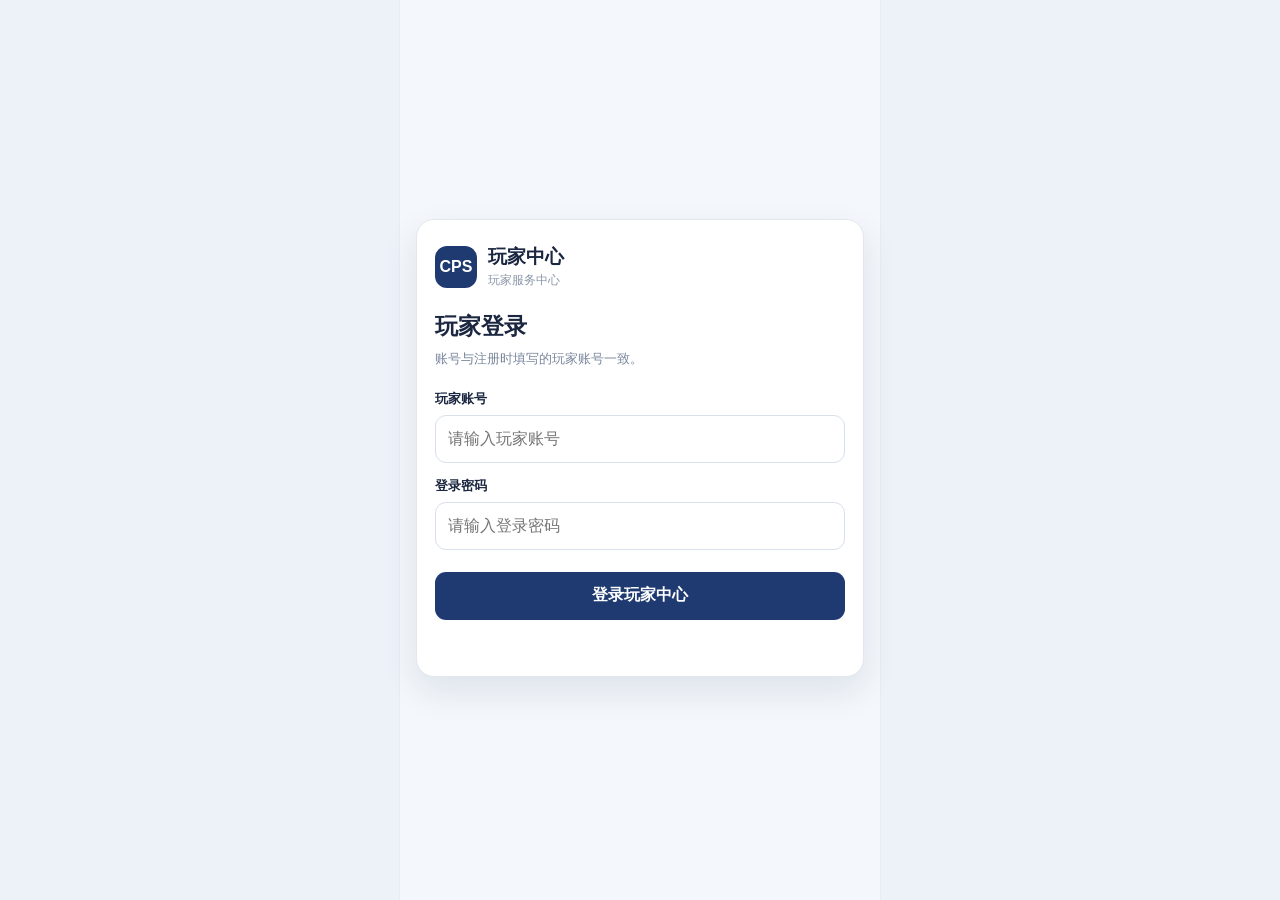
<file: cps-agent-system/backend/app/static/player_center.html>
<!doctype html>
<html lang="zh-CN">
<head>
  <meta charset="utf-8">
  <meta name="viewport" content="width=device-width,initial-scale=1,viewport-fit=cover">
  <title>玩家中心 · CPS</title>
  <style>
    *{box-sizing:border-box;-webkit-tap-highlight-color:transparent}html,body{margin:0;min-height:100%;font-family:Inter,"PingFang SC","Microsoft YaHei",sans-serif;color:#1b2740;background:#edf2f8}body{display:flex;justify-content:center}button,input,select{font:inherit}.hidden{display:none!important}.shell{width:100%;max-width:480px;min-height:100vh;background:#f4f7fb;box-shadow:0 0 0 1px rgba(31,50,82,.03)}
    .login-wrap{min-height:100vh;display:flex;align-items:center;padding:20px 16px calc(24px + env(safe-area-inset-bottom))}.login-card{width:100%;background:#fff;border:1px solid #e2e7ef;border-radius:18px;box-shadow:0 14px 34px rgba(34,52,84,.10);padding:24px 18px}.brand{display:flex;align-items:center;gap:11px;margin-bottom:22px}.logo{width:42px;height:42px;border-radius:12px;background:#1e3a70;color:#fff;display:grid;place-items:center;font-weight:800;flex:0 0 auto}.brand strong{font-size:19px}.brand small{display:block;color:#8a96aa;margin-top:2px;font-size:12px}.notice{padding:11px 12px;border-radius:10px;background:#edf7f2;color:#167a57;border:1px solid #cfeadf;font-size:13px;margin-bottom:16px}h1{font-size:23px;margin:0 0 7px}.sub{margin:0 0 20px;color:#7a879c;font-size:13px;line-height:1.55}label{display:block;font-size:13px;font-weight:700;margin:14px 0 7px}input,select{font-size:16px}input{width:100%;height:48px;border:1px solid #d8e0ec;border-radius:11px;padding:0 12px;outline:none;background:#fff}input:focus,select:focus{border-color:#5c86e8;box-shadow:0 0 0 3px rgba(92,134,232,.12)}.primary{border:0;background:#1e3a70;color:#fff;border-radius:11px;height:48px;font-weight:700;cursor:pointer}.login-card .primary{width:100%;margin-top:22px}.primary:disabled,.buy-btn:disabled{opacity:.55;cursor:not-allowed}.msg{min-height:20px;margin-top:12px;font-size:13px;color:#c43c4c}.msg.success{color:#16845b;font-weight:700}
    .center{width:100%;padding:14px 12px calc(24px + env(safe-area-inset-bottom))}.topbar{display:flex;align-items:center;justify-content:space-between;gap:10px;margin-bottom:12px}.topbar-brand{display:flex;align-items:center;gap:9px;min-width:0}.topbar-brand .logo{width:38px;height:38px;border-radius:11px}.topbar-brand>div:last-child{min-width:0}.topbar h2{font-size:18px;margin:0}.topbar p{margin:2px 0 0;color:#8995a8;font-size:10px;white-space:nowrap;overflow:hidden;text-overflow:ellipsis;max-width:210px}.top-actions{display:flex;gap:6px;flex:0 0 auto}.ghost{min-width:52px;height:38px;padding:0 9px;border-radius:9px;border:1px solid #dce3ed;background:#fff;color:#4f5d73;cursor:pointer;font-size:12px}
    .overview{display:block;margin-bottom:10px}.stat{min-width:0;background:#fff;border:1px solid #e1e7ef;border-radius:12px;padding:12px}.stat.account-balance{display:grid;grid-template-columns:minmax(0,1fr) auto;align-items:center;gap:14px}.account-block,.balance-block{min-width:0}.balance-block{text-align:right}.stat span{display:block;color:#8792a5;font-size:11px;margin-bottom:5px}.stat strong{display:block;font-size:16px;overflow:hidden;text-overflow:ellipsis;white-space:nowrap}.account-block strong{font-size:17px}.balance-block strong{font-size:24px;color:#c77711}
    .tabs{display:grid;grid-template-columns:repeat(5,minmax(0,1fr));gap:4px;margin:0 0 10px;position:sticky;top:0;z-index:8;padding:6px 0;background:#f4f7fb}.tab{min-width:0;border:1px solid #dce3ed;background:#fff;color:#59667a;height:44px;padding:0 2px;border-radius:10px;cursor:pointer;font-size:11px;font-weight:700;line-height:1.15}.tab.active{background:#1e3a70;color:#fff;border-color:#1e3a70}
    .panel{background:#fff;border:1px solid #e1e7ef;border-radius:14px;padding:14px 12px}.feature-panel{min-height:260px}.panel-head{display:flex;flex-direction:column;gap:10px;margin-bottom:13px}.panel-head h3{margin:0 0 3px;font-size:17px}.panel-head p{margin:0;color:#8a96a8;font-size:12px;line-height:1.55}.character-picker{width:100%;min-width:0}.character-picker label{margin:0 0 6px}.character-picker select,.gift-select{width:100%;height:46px;border:1px solid #d8e0ec;border-radius:10px;background:#fff;padding:0 10px;color:#26344e;outline:none}.mall-purchase{width:100%;max-width:none}.gift-select-wrap{margin-bottom:12px}.gift-select-wrap label{margin:0 0 7px}.gift-detail{border:1px solid #e1e7ef;border-radius:13px;padding:14px 12px;background:#fbfcfe}.gift-content{margin-bottom:12px}.gift-content-label{font-size:12px;font-weight:700;color:#5f6e84;margin-bottom:8px}.gift-items{display:grid;gap:8px}.gift-item{display:grid;grid-template-columns:minmax(0,1fr) auto;align-items:center;gap:10px;min-height:42px;padding:9px 10px;border:1px solid #e5eaf1;border-radius:10px;background:#fff}.gift-item-name{min-width:0;font-size:13px;color:#31405a;word-break:break-word}.gift-item-qty{font-size:13px;font-weight:800;color:#253a61;white-space:nowrap}.gift-item-raw{font-size:13px;color:#66758c;line-height:1.65;word-break:break-word}.buy-area{width:100%}.buy-btn{width:100%;min-height:48px;border:0;border-radius:11px;background:#1e3a70;color:#fff;padding:10px 14px;font-weight:800;cursor:pointer;font-size:14px;line-height:1.25}.empty{padding:34px 12px;text-align:center;color:#94a0b1;font-size:13px}
    .feature-placeholder{display:flex;flex-direction:column;gap:7px;width:100%;border:1px dashed #d7dfeb;background:#fafbfd;border-radius:12px;padding:18px 14px;color:#617087}.feature-placeholder strong{font-size:15px;color:#26344e}.feature-placeholder span{font-size:12px;line-height:1.65}.section-divider{height:1px;background:#e8ecf2;margin:18px 0 15px}.compact-head{margin-bottom:9px}.cumulative-stats{display:grid;grid-template-columns:1fr 1fr;gap:10px;margin:12px 0}.cumulative-stat{border:1px solid #e1e7ef;border-radius:12px;background:#fbfcfe;padding:12px 10px;text-align:center}.cumulative-stat span{display:block;font-size:12px;color:#748198;margin-bottom:5px}.cumulative-stat strong{display:block;font-size:20px;line-height:1.2;color:#1e3a70;font-variant-numeric:tabular-nums}.cumulative-stat small{display:block;margin-top:3px;font-size:10px;color:#98a2b3}.reward-select-wrap{margin-bottom:12px}.reward-select-wrap label{margin:0 0 7px}.reward-select{width:100%;height:46px;border:1px solid #d8e0ec;border-radius:10px;background:#fff;padding:0 10px;color:#26344e;outline:none}.reward-detail{border:1px solid #e1e7ef;border-radius:13px;padding:14px 12px;background:#fbfcfe}.reward-meta{display:flex;align-items:center;justify-content:space-between;gap:8px;margin-bottom:10px;font-size:12px;color:#748198}.reward-meta strong{color:#31405a;font-size:13px}.reward-content-label{font-size:12px;font-weight:700;color:#5f6e84;margin-bottom:8px}.reward-action{width:100%;min-height:46px;margin-top:12px;border:0;border-radius:10px;background:#1e3a70;color:#fff;font-weight:800;cursor:pointer}.reward-action:disabled{background:#e3e7ed;color:#8994a5;cursor:not-allowed}.cdk-form{display:grid;gap:10px}.cdk-form label{margin:0}.cdk-input{width:100%;text-transform:uppercase;letter-spacing:.4px}.cdk-btn{width:100%}.cdk-result{min-height:18px;font-size:12px;line-height:1.6;color:#5f6e84}.cdk-result.ok{padding:11px 12px;border-radius:10px;background:#edf7f2;border:1px solid #cfeadf;color:#167a57}
    .privilege-area{margin-top:12px}.privilege-card-detail{border:1px solid #e1e7ef;border-radius:13px;padding:14px 12px;background:#fbfcfe}.privilege-meta{display:grid;grid-template-columns:1fr 1fr;gap:8px;margin-bottom:12px}.privilege-meta div{padding:9px 10px;border:1px solid #e5eaf1;border-radius:10px;background:#fff}.privilege-meta span{display:block;font-size:10px;color:#8a96a8;margin-bottom:3px}.privilege-meta strong{font-size:13px;color:#31405a}.privilege-list{display:grid;gap:9px;margin-top:10px}.privilege-owned{border:1px solid #e1e7ef;border-radius:12px;background:#fbfcfe;padding:12px}.privilege-owned-head{display:flex;justify-content:space-between;gap:8px;align-items:flex-start}.privilege-owned-head strong{font-size:14px}.privilege-owned-head span{font-size:11px;color:#7f8ba0}.privilege-owned-dates{font-size:11px;color:#7f8ba0;margin:7px 0 9px}.privilege-claim{width:100%;height:42px;border:0;border-radius:9px;background:#1e3a70;color:#fff;font-weight:800}.privilege-claim:disabled{background:#e3e7ed;color:#8994a5}.privilege-status{display:inline-flex;padding:3px 7px;border-radius:999px;font-size:10px;background:#edf2f7;color:#657188}.privilege-status.active{background:#e8f7f0;color:#167554}.privilege-status.waiting{background:#fff4df;color:#98600c}.privilege-status.expired{background:#fdebec;color:#b53545}
    .order-list{display:grid;gap:9px}.order-card{border:1px solid #e3e8f0;border-radius:12px;background:#fbfcfe;padding:12px}.order-card-head{display:flex;align-items:flex-start;justify-content:space-between;gap:8px;padding-bottom:9px;margin-bottom:8px;border-bottom:1px solid #e9edf3}.order-card-head strong{font-size:13px;word-break:break-all}.order-card-head span{font-size:11px;color:#909caf;white-space:nowrap}.order-row{display:grid;grid-template-columns:72px minmax(0,1fr);gap:7px;padding:4px 0;font-size:12px;line-height:1.5}.order-row .k{color:#8b96a8}.order-row .v{color:#31405a;word-break:break-word;text-align:right}.badge{display:inline-flex;align-items:center;min-height:23px;padding:2px 8px;border-radius:999px;background:#f0f3f7;color:#647086;font-size:11px}.badge.ok{background:#e8f7f0;color:#167554}.badge.warn{background:#fff4df;color:#98600c}.badge.bad{background:#fdebec;color:#b53545}
    .toast{position:fixed;left:50%;bottom:calc(18px + env(safe-area-inset-bottom));transform:translateX(-50%);z-index:20;width:calc(100% - 32px);max-width:430px;background:#1d2a42;color:#fff;border-radius:11px;padding:12px 14px;box-shadow:0 12px 32px rgba(24,38,64,.2);font-size:13px;text-align:center}.loading{opacity:.6;pointer-events:none}
  </style>
</head>
<body>
<div class="shell">
  <section id="loginView" class="login-wrap hidden">
    <main class="login-card">
      <div class="brand"><div class="logo">CPS</div><div><strong>玩家中心</strong><small>玩家服务中心</small></div></div>
      <div id="registeredNotice" class="notice hidden">注册成功，请使用刚刚创建的玩家账号登录。</div>
      <h1>玩家登录</h1><p class="sub">账号与注册时填写的玩家账号一致。</p>
      <form id="loginForm" autocomplete="off">
        <label>玩家账号</label><input id="loginUser" autocomplete="username" required placeholder="请输入玩家账号">
        <label>登录密码</label><input id="loginPass" type="password" autocomplete="current-password" required placeholder="请输入登录密码">
        <button id="loginBtn" class="primary" type="submit">登录玩家中心</button>
      </form>
      <div id="loginMsg" class="msg"></div>
    </main>
  </section>

  <section id="centerView" class="center hidden">
    <header class="topbar">
      <div class="topbar-brand"><div class="logo">CPS</div><div><h2>玩家中心</h2><p>平台币充值 · 购买礼包 · 领取累充 · 特权卡 · CDK兑换</p></div></div>
      <div class="top-actions"><button id="refreshBtn" class="ghost">刷新</button><button id="logoutBtn" class="ghost">退出登录</button></div>
    </header>
    <div id="overview" class="overview"></div>
    <nav class="tabs feature-tabs">
      <button class="tab active" data-tab="recharge">平台币充值</button>
      <button class="tab" data-tab="mall">购买礼包</button>
      <button class="tab" data-tab="cumulative">领取累充</button>
      <button class="tab" data-tab="privilege">特权卡</button>
      <button class="tab" data-tab="cdk">CDK兑换</button>
    </nav>
    <section id="rechargePanel" class="panel feature-panel">
      <div class="panel-head"><div><h3>平台币充值</h3><p>当前平台币余额：<strong id="rechargeBalance">0</strong></p></div></div>
      <div class="feature-placeholder"><strong>微信 / 支付宝充值入口</strong><span>正式支付通道接入商户参数后，可在这里直接发起平台币充值。</span></div>
    </section>
    <section id="mallPanel" class="panel feature-panel hidden">
      <div class="panel-head"><div><h3>购买礼包</h3></div></div>
      <div class="character-picker"><label>购买角色 / 区服</label><select id="purchaseCharacter"><option value="">请选择购买角色 / 区服</option></select></div>
      <div class="mall-purchase" style="margin-top:12px"><div class="gift-select-wrap"><label>选择礼包</label><select id="giftSelect" class="gift-select"><option value="">请选择礼包</option></select></div><div id="giftDetail" class="gift-detail hidden"></div><div id="giftEmpty" class="empty hidden">暂无可购买礼包</div></div>
    </section>
    <section id="cumulativePanel" class="panel feature-panel hidden">
      <div class="panel-head"><div><h3>领取累充</h3></div></div>
      <div class="character-picker"><label>领取角色 / 区服</label><select id="cumulativeCharacter"><option value="">请选择角色 / 区服</option></select></div>
      <div id="cumulativeRules" style="margin-top:12px"><div class="empty">请先选择角色 / 区服</div></div>
    </section>
    <section id="privilegePanel" class="panel feature-panel hidden">
      <div class="panel-head"><div><h3>特权卡</h3></div></div>
      <div class="character-picker"><label>特权角色 / 区服</label><select id="privilegeCharacter"><option value="">请选择角色 / 区服</option></select></div>
      <div id="privilegeArea" class="privilege-area"><div class="empty">请先选择角色 / 区服</div></div>
    </section>
    <section id="cdkPanel" class="panel feature-panel hidden">
      <div class="panel-head"><div><h3>CDK兑换</h3></div></div>
      <div class="character-picker"><label>兑换角色 / 区服</label><select id="cdkCharacter"><option value="">请选择角色 / 区服</option></select></div>
      <div class="cdk-form" style="margin-top:12px">
        <label for="cdkCode">CDK兑换码</label>
        <input id="cdkCode" class="cdk-input" maxlength="80" autocomplete="off" autocapitalize="characters" placeholder="请输入CDK兑换码">
        <button id="cdkRedeemBtn" class="primary cdk-btn" type="button">立即兑换</button>
        <div id="cdkResult" class="cdk-result"></div>
      </div>
    </section>
  </section>
</div>
<script>
const $=s=>document.querySelector(s), $$=s=>[...document.querySelectorAll(s)];
let token=localStorage.getItem('cps_player_token')||'', me=null, busy=false, selectedPurchaseCharacterId=0, selectedCumulativeCharacterId=0, selectedPrivilegeCharacterId=0, selectedCDKCharacterId=0, mallProducts=[], selectedGiftId=0, selectedRuleId=0, cumulativeData={rules:[]}, privilegeData={cards:[],purchases:[]}, selectedPrivilegeCardId=0;
const params=new URLSearchParams(location.search);
if(params.get('registered')==='1') $('#registeredNotice').classList.remove('hidden');
if(params.get('username')) $('#loginUser').value=params.get('username');
function esc(v){return String(v??'').replace(/[&<>"']/g,m=>({'&':'&amp;','<':'&lt;','>':'&gt;','"':'&quot;',"'":'&#39;'}[m]))}
function errorText(d){if(typeof d==='string')return d;if(Array.isArray(d))return d.map(x=>x.msg||'参数错误').join('；');return d?.message||d?.msg||'请求失败'}
async function api(path,options={}){const headers={'Content-Type':'application/json',...(options.headers||{})};if(token)headers.Authorization=`Bearer ${token}`;const r=await fetch(path,{...options,headers});let d={};try{d=await r.json()}catch{}if(r.status===401&&path!='/api/player/auth/login'){logout(false);throw new Error('登录已失效，请重新登录')}if(!r.ok)throw new Error(errorText(d.detail));return d}
function toast(text){const old=$('.toast');if(old)old.remove();const el=document.createElement('div');el.className='toast';el.textContent=text;document.body.appendChild(el);setTimeout(()=>el.remove(),2600)}
function logout(reload=true){token='';me=null;localStorage.removeItem('cps_player_token');const msg=$('#loginMsg');if(msg){msg.textContent='';msg.classList.remove('success')}$('#centerView').classList.add('hidden');$('#loginView').classList.remove('hidden');if(reload)location.replace('/player')}
function deliveryText(v){return ({waiting:'待发货',sent:'已发货',success:'成功',failed:'失败'})[v]||v||'-'}
function deliveryBadge(v){const c=['sent','success'].includes(v)?'ok':v==='failed'?'bad':'warn';return `<span class="badge ${c}">${esc(deliveryText(v))}</span>`}
function renderOverview(){$('#overview').innerHTML=`<div class="stat account-balance"><div class="account-block"><span>玩家账号</span><strong>${esc(me.username)}</strong></div><div class="balance-block"><span>平台币余额</span><strong>${Number(me.platform_coin_balance||0).toLocaleString()}</strong></div></div>`;const rb=$('#rechargeBalance');if(rb)rb.textContent=Number(me.platform_coin_balance||0).toLocaleString()}
function characterOptions(selectedId,placeholder){const chars=me?.characters||[];return `<option value="">${esc(placeholder)}</option>`+chars.map(x=>`<option value="${Number(x.id)}" ${Number(x.id)===Number(selectedId)?'selected':''}>${esc(x.server_name)} · ${esc(x.role_name)}${x.is_primary?'（主角色）':''}</option>`).join('')}
function renderCharacterPickers(){const chars=me?.characters||[], purchase=$('#purchaseCharacter'), cumulative=$('#cumulativeCharacter'), privilege=$('#privilegeCharacter'), cdk=$('#cdkCharacter');if(!chars.length){selectedPurchaseCharacterId=0;selectedCumulativeCharacterId=0;selectedPrivilegeCharacterId=0;selectedCDKCharacterId=0;if(purchase){purchase.innerHTML='<option value="">未绑定角色 / 区服</option>';purchase.disabled=true}if(cumulative){cumulative.innerHTML='<option value="">未绑定角色 / 区服</option>';cumulative.disabled=true}if(privilege){privilege.innerHTML='<option value="">未绑定角色 / 区服</option>';privilege.disabled=true}if(cdk){cdk.innerHTML='<option value="">未绑定角色 / 区服</option>';cdk.disabled=true}cumulativeData={rules:[]};privilegeData={cards:[],purchases:[]};selectedRuleId=0;selectedPrivilegeCardId=0;renderCumulative();renderPrivilege();return}if(!chars.some(x=>Number(x.id)===Number(selectedPurchaseCharacterId)))selectedPurchaseCharacterId=0;if(!chars.some(x=>Number(x.id)===Number(selectedCumulativeCharacterId)))selectedCumulativeCharacterId=0;if(!chars.some(x=>Number(x.id)===Number(selectedPrivilegeCharacterId)))selectedPrivilegeCharacterId=0;if(!chars.some(x=>Number(x.id)===Number(selectedCDKCharacterId)))selectedCDKCharacterId=0;if(purchase){purchase.disabled=false;purchase.innerHTML=characterOptions(selectedPurchaseCharacterId,'请选择购买角色 / 区服');purchase.onchange=e=>{selectedPurchaseCharacterId=Number(e.target.value||0)}}if(cumulative){cumulative.disabled=false;cumulative.innerHTML=characterOptions(selectedCumulativeCharacterId,'请选择角色 / 区服');cumulative.onchange=async e=>{selectedCumulativeCharacterId=Number(e.target.value||0);selectedRuleId=0;cumulativeData={rules:[]};if(!selectedCumulativeCharacterId){renderCumulative();return}try{await loadCumulative()}catch(err){toast(err.message)}}}if(privilege){privilege.disabled=false;privilege.innerHTML=characterOptions(selectedPrivilegeCharacterId,'请选择角色 / 区服');privilege.onchange=async e=>{selectedPrivilegeCharacterId=Number(e.target.value||0);selectedPrivilegeCardId=0;privilegeData={cards:[],purchases:[]};if(!selectedPrivilegeCharacterId){renderPrivilege();return}try{await loadPrivilege()}catch(err){toast(err.message)}}}if(cdk){cdk.disabled=false;cdk.innerHTML=characterOptions(selectedCDKCharacterId,'请选择兑换角色 / 区服');cdk.onchange=e=>{selectedCDKCharacterId=Number(e.target.value||0);const result=$('#cdkResult');if(result){result.className='cdk-result';result.textContent=''}}}}
function giftItemsHtml(description){
  const lines=String(description||'').split(/\r?\n|[；;]/).map(x=>x.trim()).filter(Boolean);
  if(!lines.length)return '<div class="gift-item-raw">暂无礼包内容</div>';
  return lines.map(line=>{
    const m=line.match(/^(.+?)(?:\s*[xX×*]\s*|\s+)(\d+)\s*(?:个|份|枚|颗|件|张|瓶|箱|套|把|本|块|只|次)?$/);
    if(!m)return `<div class="gift-item"><span class="gift-item-name">${esc(line)}</span><span class="gift-item-qty">—</span></div>`;
    return `<div class="gift-item"><span class="gift-item-name">${esc(m[1].trim())}</span><span class="gift-item-qty">× ${Number(m[2]).toLocaleString()}</span></div>`;
  }).join('');
}
function giftBuyButtonText(x){return x.available?`${Number(x.coin_price).toLocaleString()} 平台币 · 立即购买`:'已售罄'}
function renderGiftDetail(){
  const select=$('#giftSelect'), detail=$('#giftDetail'), empty=$('#giftEmpty');
  if(!mallProducts.length){selectedGiftId=0;select.innerHTML='<option value="">暂无可购买礼包</option>';select.disabled=true;detail.classList.add('hidden');empty.classList.remove('hidden');return}
  empty.classList.add('hidden');select.disabled=false;
  if(selectedGiftId&&!mallProducts.some(x=>Number(x.id)===Number(selectedGiftId)))selectedGiftId=0;
  select.innerHTML='<option value="">请选择礼包</option>'+mallProducts.map(x=>`<option value="${Number(x.id)}" ${Number(x.id)===Number(selectedGiftId)?'selected':''}>${esc(x.name)}</option>`).join('');
  const x=mallProducts.find(x=>Number(x.id)===Number(selectedGiftId));
  if(!x){detail.classList.add('hidden');return}
  detail.classList.remove('hidden');
  detail.innerHTML=`<div class="gift-content"><div class="gift-content-label">礼包内容</div><div class="gift-items">${giftItemsHtml(x.description)}</div></div><div class="buy-area"><button id="giftBuyBtn" class="buy-btn" ${x.available?'':'disabled'}>${giftBuyButtonText(x)}</button></div>`;
  const btn=$('#giftBuyBtn');if(btn&&!btn.disabled)btn.onclick=()=>purchase(Number(x.id),btn);
}
async function loadProducts(){
  mallProducts=await api('/api/player/mall/products');
  renderGiftDetail();
  const select=$('#giftSelect');
  select.onchange=e=>{selectedGiftId=Number(e.target.value||0);renderGiftDetail()};
}
function renderCumulative(){const root=$('#cumulativeRules'),rows=cumulativeData.rules||[];if(!selectedCumulativeCharacterId){selectedRuleId=0;root.innerHTML='<div class="empty">请先选择角色 / 区服</div>';return}const stats=`<div class="cumulative-stats"><div class="cumulative-stat"><span>当日累充</span><strong>${Number(cumulativeData.today_recharge||0).toLocaleString()}</strong><small>平台币</small></div><div class="cumulative-stat"><span>永久累充</span><strong>${Number(cumulativeData.total_recharge||0).toLocaleString()}</strong><small>平台币</small></div></div>`;if(!rows.length){selectedRuleId=0;root.innerHTML=stats+'<div class="empty">该角色当前暂无可领取的累充奖励</div>';return}if(selectedRuleId&&!rows.some(x=>Number(x.id)===Number(selectedRuleId)))selectedRuleId=0;root.innerHTML=stats+`<div class="reward-select-wrap"><label>选择可领取奖励</label><select id="rewardSelect" class="reward-select"><option value="">请选择累充奖励</option>${rows.map(x=>`<option value="${Number(x.id)}" ${Number(x.id)===Number(selectedRuleId)?'selected':''}>${esc(x.name)}</option>`).join('')}</select></div><div id="rewardDetail" class="reward-detail hidden"></div>`;const select=$('#rewardSelect');select.onchange=e=>{selectedRuleId=Number(e.target.value||0);renderRewardDetail()};renderRewardDetail()}
function renderRewardDetail(){const detail=$('#rewardDetail');if(!detail)return;const x=(cumulativeData.rules||[]).find(x=>Number(x.id)===Number(selectedRuleId));if(!x){detail.classList.add('hidden');detail.innerHTML='';return}detail.classList.remove('hidden');detail.innerHTML=`<div class="reward-content-label">奖励内容</div><div class="gift-items">${giftItemsHtml(x.reward_content)}</div><button id="rewardClaimBtn" class="reward-action">立即领取</button>`;const btn=$('#rewardClaimBtn');btn.onclick=()=>claimCumulative(Number(x.id),btn)}
async function loadCumulative(){if(!selectedCumulativeCharacterId){cumulativeData={rules:[]};renderCumulative();return}cumulativeData=await api(`/api/player/cumulative-recharge?character_id=${selectedCumulativeCharacterId}&claimable_only=true`);renderCumulative()}
async function claimCumulative(ruleId,btn){if(busy)return;if(!selectedCumulativeCharacterId)return toast('请先选择角色 / 区服');busy=true;btn.disabled=true;btn.textContent='领取中…';try{const d=await api(`/api/player/cumulative-recharge/${ruleId}/claim?character_id=${selectedCumulativeCharacterId}`,{method:'POST'});toast(d.message||'领取成功');selectedRuleId=0;await loadCumulative()}catch(e){toast(e.message);await loadCumulative().catch(()=>{})}finally{busy=false}}
function privilegeStatusText(v){return ({active:'生效中',waiting:'待生效',expired:'已过期'})[v]||v||'-'}
function renderPrivilege(){const root=$('#privilegeArea');if(!root)return;if(!selectedPrivilegeCharacterId){root.innerHTML='<div class="empty">请先选择角色 / 区服</div>';return}const cards=privilegeData.cards||[], owned=privilegeData.purchases||[];if(selectedPrivilegeCardId&&!cards.some(x=>Number(x.id)===Number(selectedPrivilegeCardId)))selectedPrivilegeCardId=0;let html='';if(cards.length){html+=`<div class="reward-select-wrap"><label>选择特权卡</label><select id="privilegeCardSelect" class="reward-select"><option value="">请选择特权卡</option>${cards.map(x=>`<option value="${Number(x.id)}" ${Number(x.id)===Number(selectedPrivilegeCardId)?'selected':''}>${esc(x.name)}</option>`).join('')}</select></div><div id="privilegeCardDetail" class="privilege-card-detail hidden"></div>`}else html+='<div class="empty">暂无可购买特权卡</div>';html+='<div class="section-divider"></div><div class="reward-content-label">我的特权卡</div>';if(!owned.length)html+='<div class="empty">当前角色暂无有效或待生效特权卡</div>';else html+=`<div class="privilege-list">${owned.map(x=>`<div class="privilege-owned"><div class="privilege-owned-head"><strong>${esc(x.card_name)}</strong><span class="privilege-status ${esc(x.status)}">${esc(privilegeStatusText(x.status))}</span></div><div class="privilege-owned-dates">${esc(x.start_date)} 至 ${esc(x.end_date)}</div><div class="gift-items">${giftItemsHtml(x.daily_reward_content)}</div><button class="privilege-claim" data-claim-id="${Number(x.id)}" ${x.can_claim_today?'':'disabled'}>${x.today_claimed?'今日已领取':x.status==='waiting'?'尚未生效':x.status==='expired'?'已过期':'领取今日奖励'}</button></div>`).join('')}</div>`;root.innerHTML=html;const select=$('#privilegeCardSelect');if(select)select.onchange=e=>{selectedPrivilegeCardId=Number(e.target.value||0);renderPrivilegeCardDetail()};renderPrivilegeCardDetail();root.querySelectorAll('[data-claim-id]').forEach(btn=>{if(!btn.disabled)btn.onclick=()=>claimPrivilege(Number(btn.dataset.claimId),btn)})}
function renderPrivilegeCardDetail(){const detail=$('#privilegeCardDetail');if(!detail)return;const x=(privilegeData.cards||[]).find(x=>Number(x.id)===Number(selectedPrivilegeCardId));if(!x){detail.classList.add('hidden');detail.innerHTML='';return}detail.classList.remove('hidden');detail.innerHTML=`<div class="privilege-meta"><div><span>有效期</span><strong>${Number(x.duration_days)} 天</strong></div><div><span>类型</span><strong>${esc(x.card_type_name)}</strong></div></div><div class="reward-content-label">每日奖励</div><div class="gift-items">${giftItemsHtml(x.daily_reward_content)}</div><button id="privilegeBuyBtn" class="buy-btn" style="margin-top:12px">${Number(x.price_coins).toLocaleString()} 平台币 · 购买${esc(x.name)}</button>`;$('#privilegeBuyBtn').onclick=()=>purchasePrivilege(Number(x.id),$('#privilegeBuyBtn'))}
async function loadPrivilege(){if(!selectedPrivilegeCharacterId){privilegeData={cards:[],purchases:[]};renderPrivilege();return}privilegeData=await api(`/api/player/privilege?character_id=${selectedPrivilegeCharacterId}`);renderPrivilege()}
async function purchasePrivilege(cardId,btn){if(busy)return;const x=(privilegeData.cards||[]).find(x=>Number(x.id)===Number(cardId));if(!x)return;const role=(me?.characters||[]).find(c=>Number(c.id)===Number(selectedPrivilegeCharacterId));if(!role)return toast('请先选择角色 / 区服');if(!confirm(`确认使用「${role.server_name} · ${role.role_name}」购买「${x.name}」？需要 ${Number(x.price_coins).toLocaleString()} 平台币。`))return;busy=true;btn.disabled=true;try{const d=await api(`/api/player/privilege/${cardId}/purchase`,{method:'POST',body:JSON.stringify({character_id:selectedPrivilegeCharacterId})});me.platform_coin_balance=d.platform_coin_balance;renderOverview();toast(d.message||'特权卡购买成功');selectedPrivilegeCardId=0;await loadPrivilege()}catch(e){toast(e.message)}finally{busy=false}}
async function claimPrivilege(purchaseId,btn){if(busy)return;busy=true;btn.disabled=true;try{const d=await api(`/api/player/privilege/purchases/${purchaseId}/claim`,{method:'POST'});toast(d.message||'领取成功');await loadPrivilege()}catch(e){toast(e.message);await loadPrivilege().catch(()=>{})}finally{busy=false}}
async function loadPlayerProfile(){me=await api('/api/player/me?include_cumulative=false');renderOverview();renderCharacterPickers()}
function activeFeatureTab(){return $('.tab.active')?.dataset.tab||'recharge'}
async function refreshAll(){await loadPlayerProfile();const tab=activeFeatureTab();if(tab==='mall')await loadProducts();if(tab==='cumulative'){if(selectedCumulativeCharacterId)await loadCumulative();else renderCumulative()}if(tab==='privilege'){if(selectedPrivilegeCharacterId)await loadPrivilege();else renderPrivilege()}}
async function purchase(id,btn){if(busy)return;const product=mallProducts.find(x=>Number(x.id)===Number(id));if(!product)return toast('请先选择礼包');const chars=me?.characters||[];if(chars.length&&!selectedPurchaseCharacterId)return toast('请先选择购买角色 / 区服');const role=chars.find(x=>Number(x.id)===Number(selectedPurchaseCharacterId));const roleText=role?`${role.server_name} · ${role.role_name}`:'未绑定角色';if(!confirm(`确认使用「${roleText}」购买 1 份「${product.name}」？需要 ${Number(product.coin_price).toLocaleString()} 平台币。`))return;busy=true;btn.disabled=true;btn.textContent='购买中…';try{const body={quantity:1};if(selectedPurchaseCharacterId)body.character_id=selectedPurchaseCharacterId;const d=await api(`/api/player/mall/purchase/${id}`,{method:'POST',body:JSON.stringify(body)});toast(`${d.message}：${d.order_no}`);await refreshAll()}catch(e){toast(e.message)}finally{busy=false;const current=$('#giftBuyBtn');if(current){const selected=mallProducts.find(x=>Number(x.id)===Number(selectedGiftId));current.disabled=selected?!selected.available:false;current.textContent=selected?giftBuyButtonText(selected):'立即购买'}}}
async function redeemCDK(){if(busy)return;const input=$('#cdkCode'),btn=$('#cdkRedeemBtn'),result=$('#cdkResult');const code=(input?.value||'').trim().toUpperCase();if(!selectedCDKCharacterId)return toast('请先选择兑换角色 / 区服');if(!code)return toast('请输入CDK兑换码');const role=(me?.characters||[]).find(x=>Number(x.id)===Number(selectedCDKCharacterId));busy=true;btn.disabled=true;btn.textContent='兑换中…';result.className='cdk-result';result.textContent='';try{const d=await api('/api/player/cdk/redeem',{method:'POST',body:JSON.stringify({code,character_id:selectedCDKCharacterId})});input.value='';result.className='cdk-result ok';result.textContent=`${d.message}${d.cdk_name?' · '+d.cdk_name:''}${d.server_name&&d.role_name?' · '+d.server_name+' · '+d.role_name:''}`;toast(d.message||'CDK兑换成功')}catch(e){result.textContent=e.message;toast(e.message)}finally{busy=false;btn.disabled=false;btn.textContent='立即兑换'}}
$('#cdkRedeemBtn').onclick=redeemCDK;$('#cdkCode').addEventListener('keydown',e=>{if(e.key==='Enter'){e.preventDefault();redeemCDK()}});
$('#loginForm').onsubmit=async e=>{e.preventDefault();const btn=$('#loginBtn');const feedback=$('#loginMsg');feedback.textContent='';feedback.classList.remove('success');if(btn)btn.disabled=true;try{const d=await api('/api/player/auth/login',{method:'POST',body:JSON.stringify({username:$('#loginUser').value.trim(),password:$('#loginPass').value})});token=d.access_token;localStorage.setItem('cps_player_token',token);me={player_id:d.player_id,username:d.username,platform_coin_balance:d.platform_coin_balance,characters:d.characters||[]};feedback.textContent='登录成功';feedback.classList.add('success');await new Promise(resolve=>setTimeout(resolve,420));renderOverview();renderCharacterPickers();$('#loginView').classList.add('hidden');$('#centerView').classList.remove('hidden');history.replaceState({},'',location.pathname);}catch(err){feedback.classList.remove('success');feedback.textContent=err.message}finally{if(btn)btn.disabled=false}};
async function enterCenter(){try{await loadPlayerProfile();$('#loginView').classList.add('hidden');$('#centerView').classList.remove('hidden');history.replaceState({},'',location.pathname)}catch(e){logout(false);$('#loginMsg').textContent=e.message}}
$$('.tab').forEach(btn=>btn.onclick=()=>{const tab=btn.dataset.tab;$$('.tab').forEach(x=>x.classList.toggle('active',x===btn));['recharge','mall','cumulative','privilege','cdk'].forEach(name=>$(`#${name}Panel`)?.classList.toggle('hidden',tab!==name));if(tab==='mall')loadProducts().catch(e=>toast(e.message));if(tab==='cumulative'){if(selectedCumulativeCharacterId)loadCumulative().catch(e=>toast(e.message));else renderCumulative()}if(tab==='privilege'){if(selectedPrivilegeCharacterId)loadPrivilege().catch(e=>toast(e.message));else renderPrivilege()}});
$('#logoutBtn').onclick=()=>logout(true);$('#refreshBtn').onclick=()=>refreshAll().then(()=>toast('已刷新')).catch(e=>toast(e.message));
if(token)enterCenter();else $('#loginView').classList.remove('hidden');
</script>
</body>
</html>
</file>
